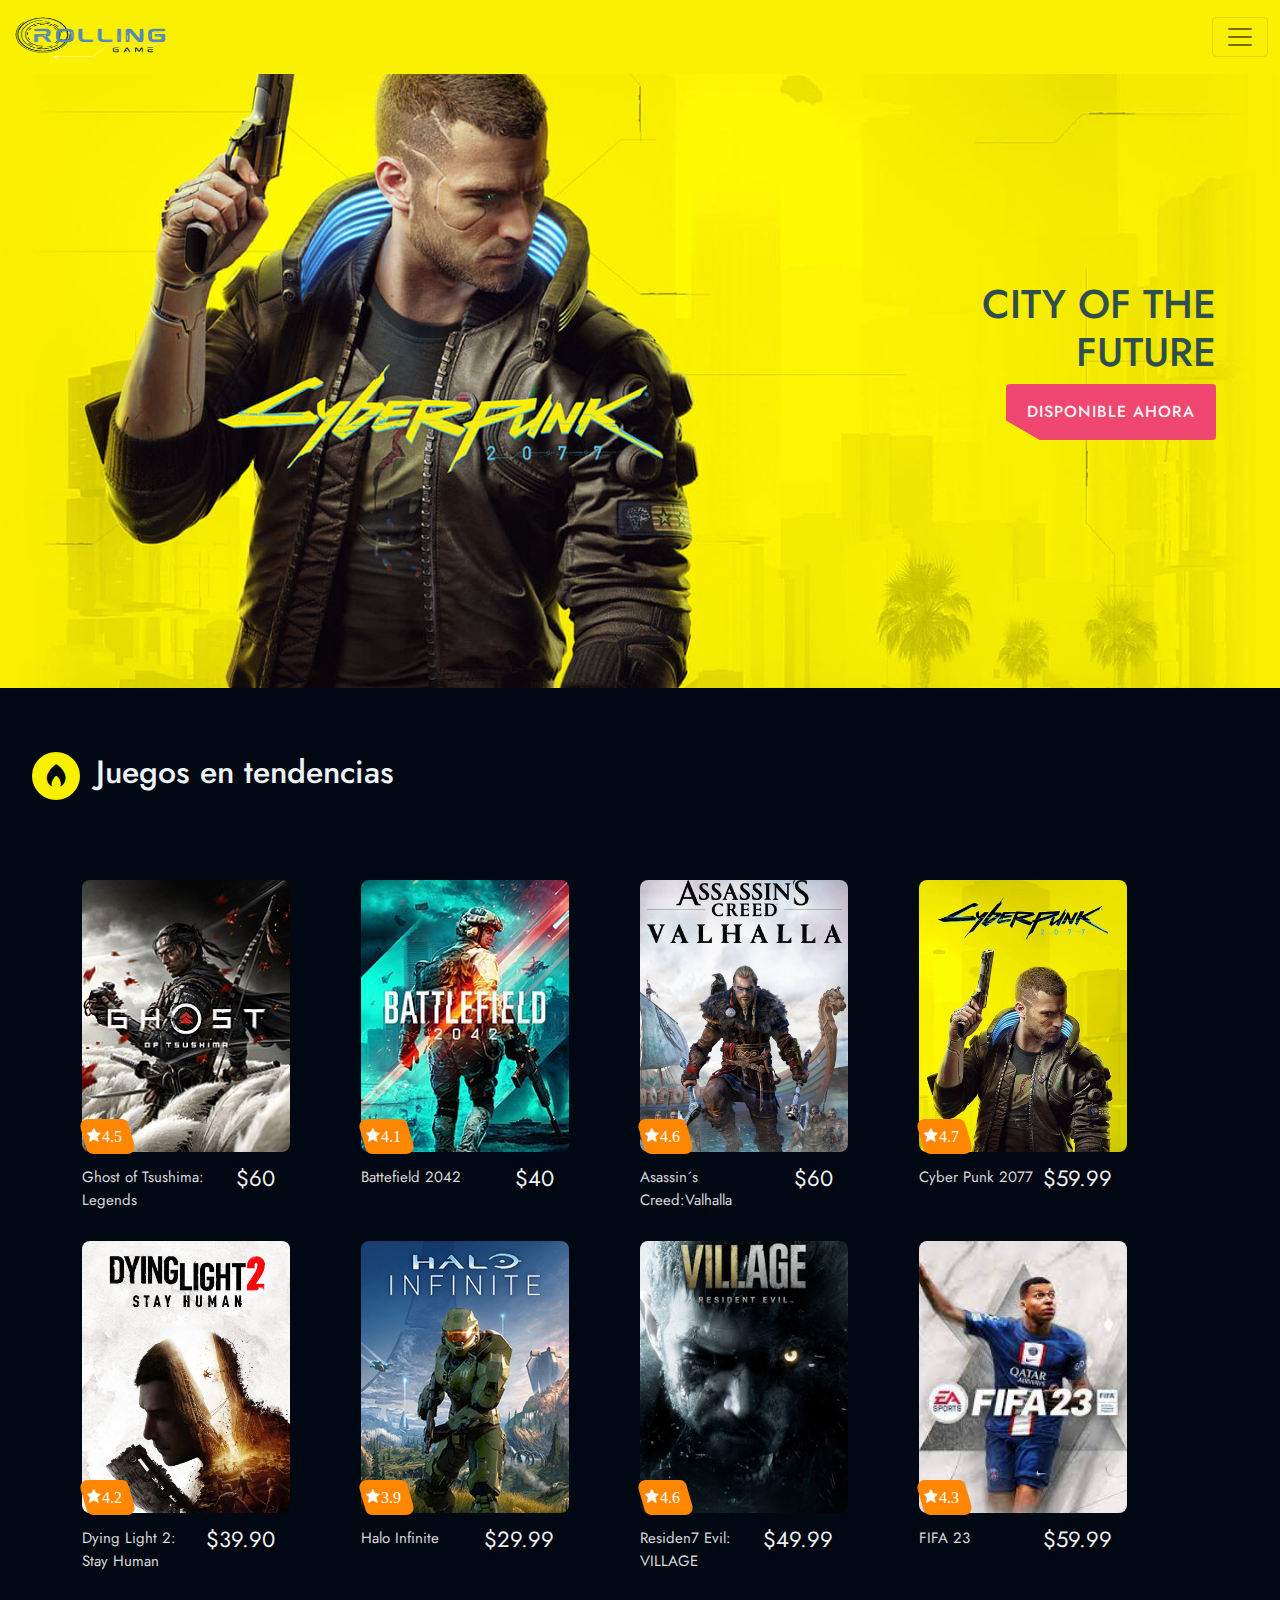
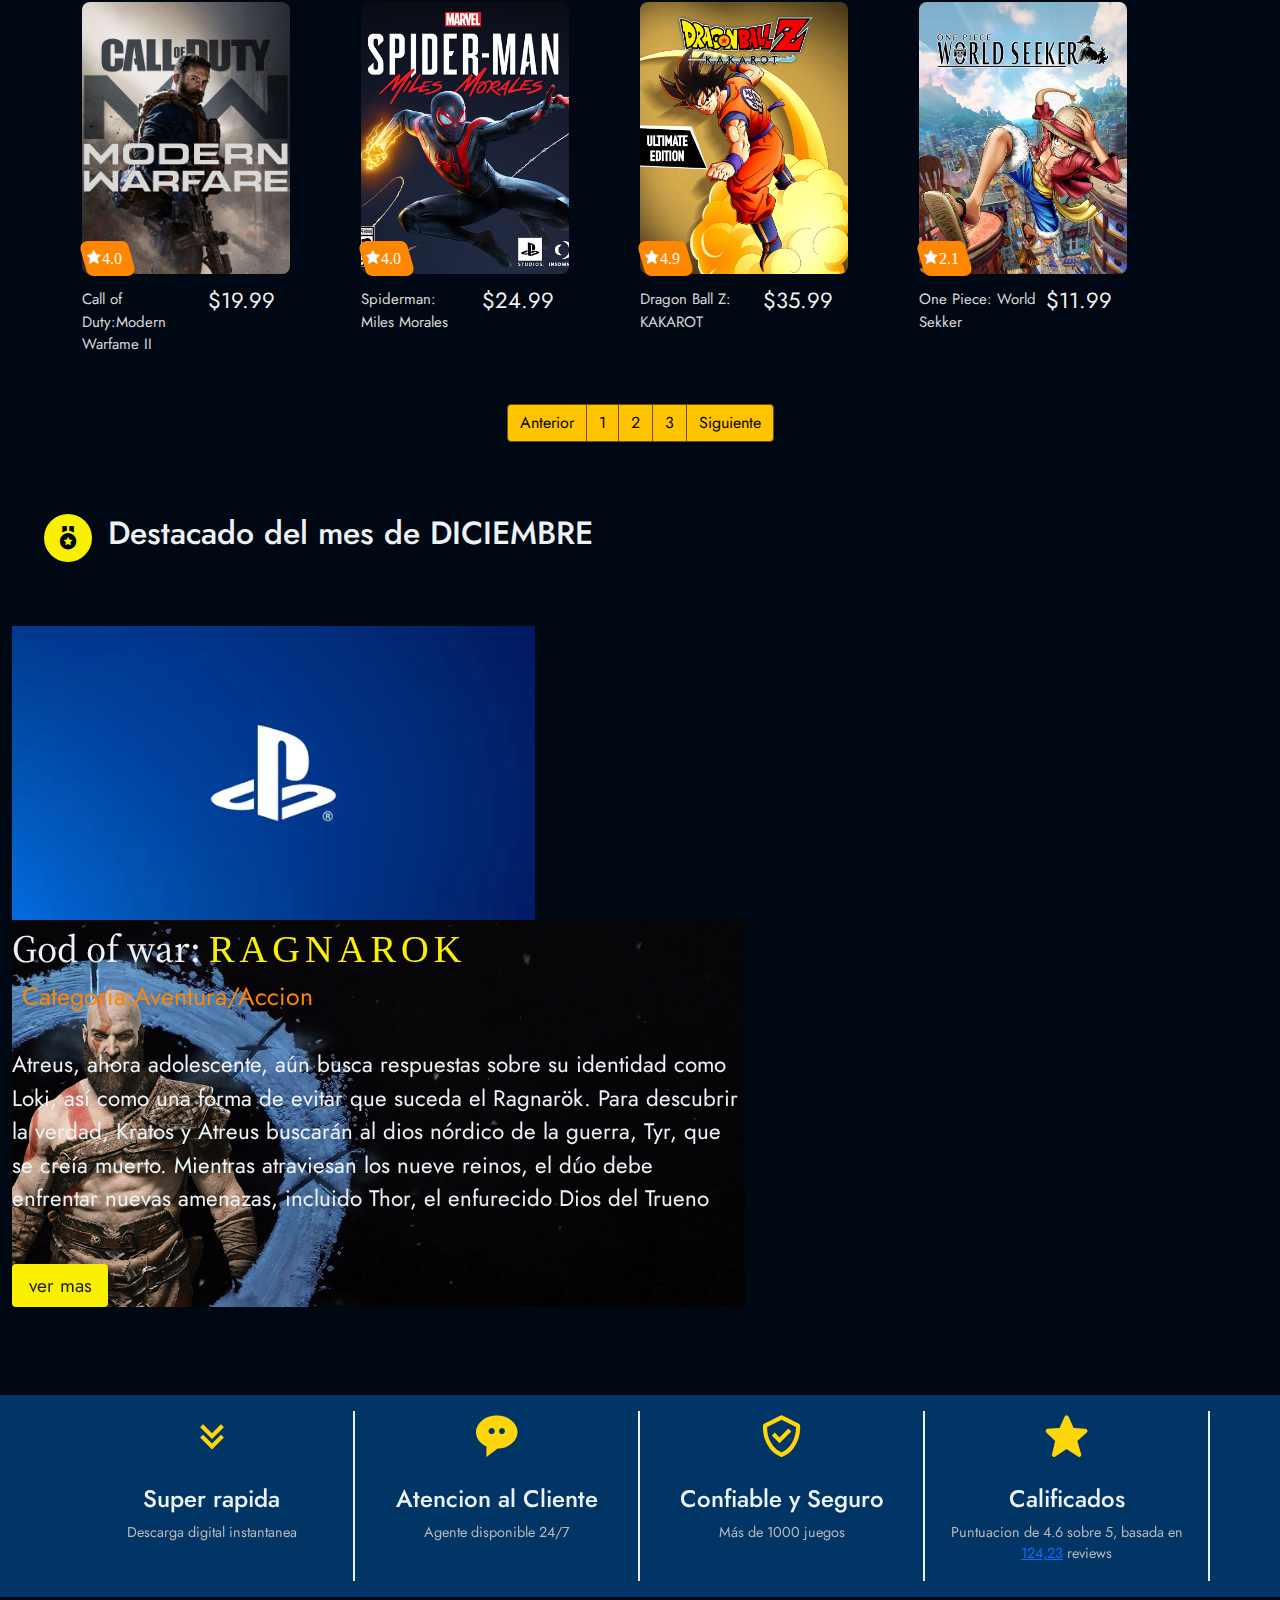
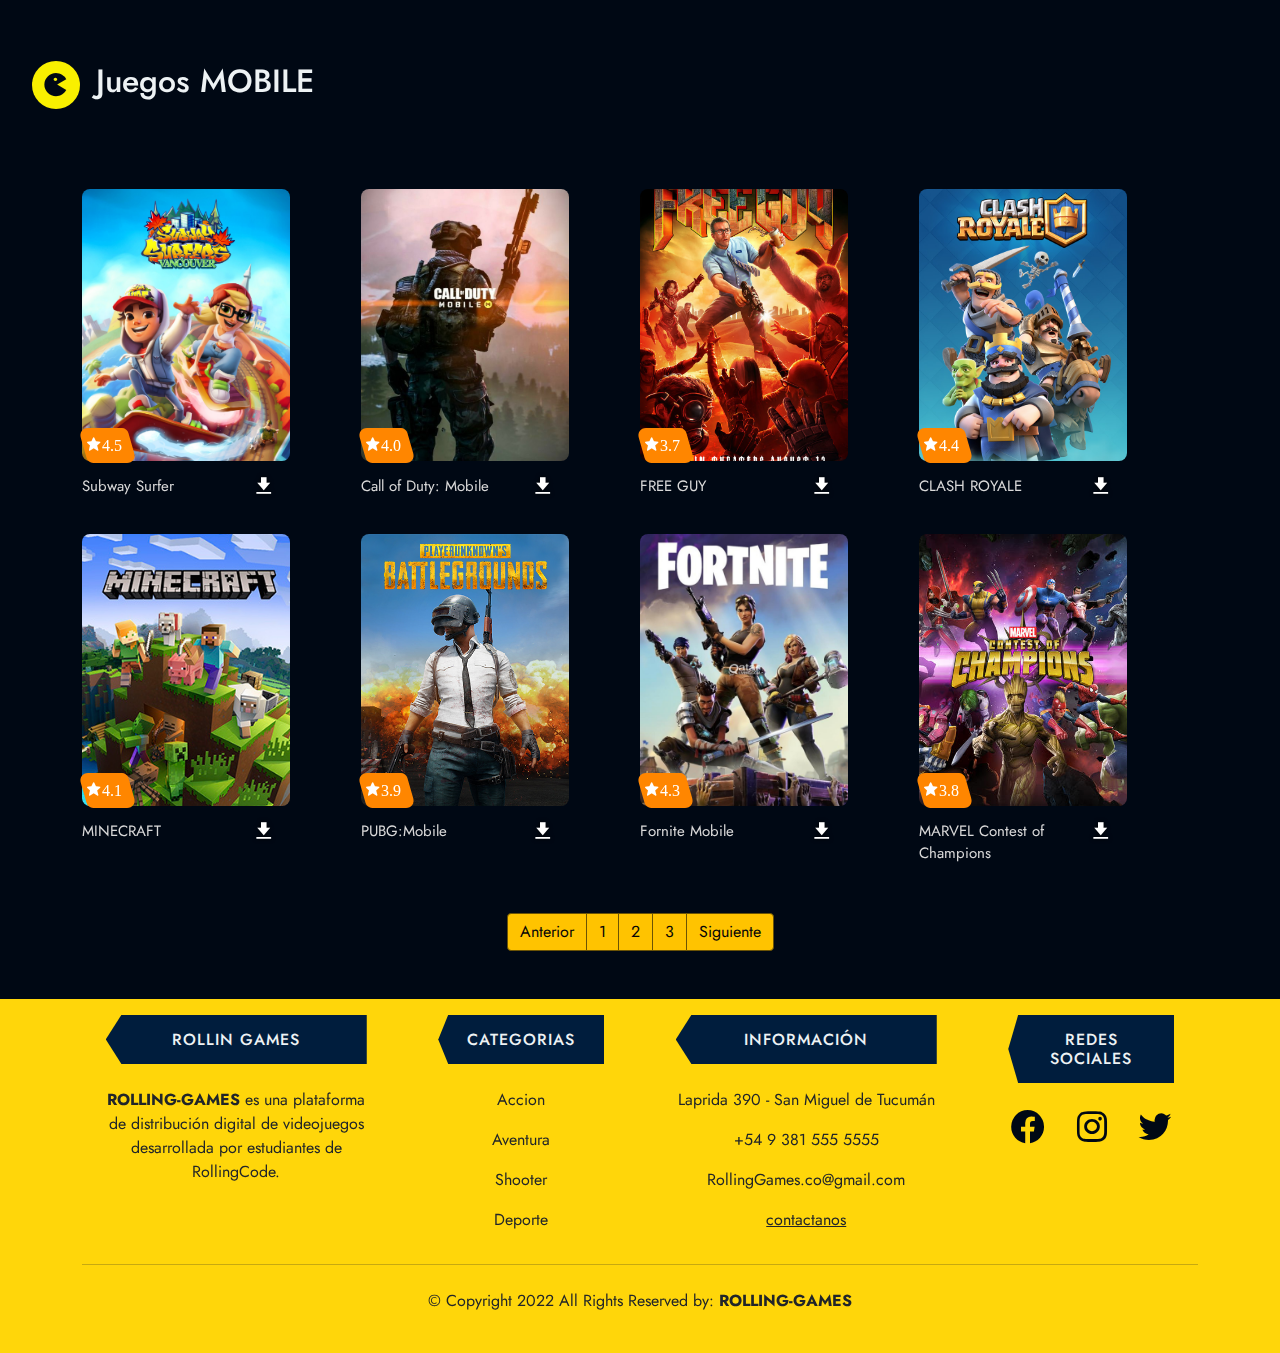
<file: index.html>
<!doctype html>
<html lang="es">

<head>
    <meta charset="UTF-8">
    <meta http-equiv="X-UA-Compatible" content="IE=edge">
    <meta name="viewport" content="width=device-width, initial-scale=1.0">
    <!-- Bootstrap -->
    <link rel="stylesheet" href="css/bootstrap.min.css">
    <!-- Iconos -->
    <link href='https://unpkg.com/boxicons@2.1.4/css/boxicons.min.css' rel='stylesheet'>
    
    <link rel="stylesheet" href="css/magic.min.css">
    <!-- HOJA DE ESTILO -->
    <link rel="stylesheet" href="css/style.css">
    <title>RollingGames</title>
</head>

<body>
    <header>
        <nav class="navbar navbar-light bg-light fixed-top " id="navBar">
            <div class="container-fluid">
                <a class="navbar-brand fs-3" href="index.html"><img src="/img/ROLLING__1_-removebg-preview.png"
                        alt="logo de RollingGames"></a>
                <button class="navbar-toggler" type="button" data-bs-toggle="offcanvas"
                    data-bs-target="#offcanvasNavbar" aria-controls="offcanvasNavbar">
                    <span class="navbar-toggler-icon"></span>
                </button>
                <div class="offcanvas offcanvas-end" tabindex="-1" id="offcanvasNavbar"
                    aria-labelledby="offcanvasNavbarLabel">
                    <div class="offcanvas-header">
                        <h5 class="offcanvas-title text-black-50 text-center" id="offcanvasNavbarLabel">RollingGames
                        </h5>
                        <button type="button" class="btn-close" data-bs-dismiss="offcanvas" aria-label="Close"></button>
                    </div>
                    <div class="offcanvas-body">
                        <ul class="navbar-nav justify-content-end flex-grow-1 pe-3">
                            <li class="nav-item">
                                <a class="nav-link active" aria-current="page" href="#">Inicio</a>
                            </li>
                            <li class="nav-item">
                                <a class="nav-link" href="pages/login.html">Login</a>
                            </li>
                            <li class="nav-item">
                                <a class="nav-link d-none " href="admin.html  ">Admin</a>
                            </li>
                            <li class="nav-item">
                                <a class="nav-link " href="./pages/nosotros.html  ">Acerca de Nosotros</a>
                            </li>
                            <li class="nav-item dropdown">
                                <a class="nav-link dropdown-toggle" href="#" id="offcanvasNavbarDropdown" role="button"
                                    data-bs-toggle="dropdown" aria-expanded="false">
                                    Categorias
                                </a>
                                <ul class="dropdown-menu" aria-labelledby="offcanvasNavbarDropdown">
                                    <li><a class="dropdown-item" href="#">Acción</a></li>
                                    <li><a class="dropdown-item" href="#">Shooter</a></li>
                                    <li>
                                        <hr class="dropdown-divider">
                                    </li>
                                    <li><a class="dropdown-item" href="#">Aventura</a></li>
                                </ul>
                            </li>
                        </ul>
                        <form class="d-flex mt-3">
                            <input class="form-control me-2" placeholder="Buscar" aria-label="Buscar" id="buscador">
                            <button class="btn btn-outline-success" id="botonBuscar">Buscar</button>
                        </form>
                        <ul id="resultado">

                        </ul>
                        <form action="#">

                            <br><br> <a class="nav-item  text-dark d-none " data-bs-toggle="modal" href="#cerrarSesion"
                                role="button" id="btnCerrarS">cerrar sesion</a>
                        </form>
                    </div>
                </div>
            </div>
        </nav>
    </header>
    <section class="home container-fluid p-0 mt-5" id="home">
        <img src="./img/home.png" alt="">
        <div class="home-text magictime vanishIn">
            <h1>CITY OF THE <br>FUTURE </h1>
            <a href="pages/error.html" class="btn btn-disponible"> Disponible AHORA</a>
        </div>
    </section>
    <!--SECCION JUEGOS EN TENDENCIA-->
    <section class="tendencia cointainer" id="tendencia">
        <div class="tituloTendencia magictime swap">
            <i class='bx bxs-flame'></i>
            <h2 class="display-3">Juegos en tendencias</h2>
        </div>
    </section>
    <!--JUEGOS-->
    <div class="container pb-5">
        <div class="row">
            <div class="lista-juegos">
                <div class="col-sm-6 col-lg-3 col-md-4 col-lg-3 col-xl-3">
                    <div class="item">
                        <a class="cover video" href="#">
                            <picture>
                                <img class="picture" src="img/trending4.jpg" alt="">
                            </picture>
                            <div class="descuento">
                                <i class='bx bxs-star'>4.5</i>
                            </div>
                        </a>
                        <div class="informacion">
                            <div class="text">
                                <span class="nombre">Ghost of Tsushima: Legends</span>
                            </div>
                            <div class="precio">$60</div>
                        </div>
                    </div>
                </div>
                <div class="col-sm-6 col-lg-3 col-md-4 col-lg-3 col-xl-3">
                    <div class="item">
                        <a class="cover video" href="#">
                            <picture>
                                <img class="picture" src="img/trending2.jpg" alt="">
                            </picture>
                            <div class="descuento">
                                <i class='bx bxs-star'>4.1</i>
                            </div>
                        </a>
                        <div class="informacion">
                            <div class="text">
                                <span class="nombre">Battefield 2042</span>
                            </div>
                            <div class="precio">$40</div>
                        </div>
                    </div>
                </div>
                <div class="col-sm-6 col-lg-3 col-md-4 col-lg-3 col-xl-3">
                    <div class="item">
                        <a class="cover video" href="#">
                            <picture>
                                <img class="picture" src="img/trending3.jpg" alt="">
                            </picture>
                            <div class="descuento">
                                <i class='bx bxs-star'>4.6</i>
                            </div>
                        </a>
                        <div class="informacion">
                            <div class="text">
                                <span class="nombre">Asassin´s Creed:Valhalla</span>
                            </div>
                            <div class="precio">$60</div>
                        </div>
                    </div>
                </div>
                <div class="col-sm-6 col-lg-3 col-md-4 col-lg-3 col-xl-3">
                    <div class="item">
                        <a class="cover video" href="#">
                            <picture>
                                <img class="picture" src="img/trending1.webp" alt="">
                            </picture>
                            <div class="descuento">
                                <i class='bx bxs-star'>4.7</i>
                            </div>
                        </a>
                        <div class="informacion">
                            <div class="text">
                                <span class="nombre">Cyber Punk 2077</span>
                            </div>
                            <div class="precio">$59.99</div>
                        </div>
                    </div>
                </div>
                <div class="col-sm-6 col-lg-3 col-md-4 col-lg-3 col-xl-3">
                    <div class="item">
                        <a class="cover video" href="#">
                            <picture>
                                <img class="picture" src="img/trending6.jpg" alt="">
                            </picture>
                            <div class="descuento">
                                <i class='bx bxs-star'>4.2</i>
                            </div>
                        </a>
                        <div class="informacion">
                            <div class="text">
                                <span class="nombre">Dying Light 2: Stay Human</span>
                            </div>
                            <div class="precio">$39.90</div>
                        </div>
                    </div>
                </div>
                <div class="col-sm-6 col-lg-3 col-md-4 col-lg-3 col-xl-3">
                    <div class="item">
                        <a class="cover video" href="#">
                            <picture>
                                <img class="picture" src="img/trending7.png" alt="">
                            </picture>
                            <div class="descuento">
                                <i class='bx bxs-star'>3.9</i>
                            </div>
                        </a>
                        <div class="informacion">
                            <div class="text">
                                <span class="nombre">Halo Infinite </span>
                            </div>
                            <div class="precio">$29.99</div>
                        </div>
                    </div>
                </div>
                <div class="col-sm-6 col-lg-3 col-md-4 col-lg-3 col-xl-3">
                    <div class="item">
                        <a class="cover video" href="#">
                            <picture>
                                <img class="picture" src="img/trending8.png" alt="">
                            </picture>
                            <div class="descuento">
                                <i class='bx bxs-star'>4.6</i>
                            </div>
                        </a>
                        <div class="informacion">
                            <div class="text">
                                <span class="nombre">Residen7 Evil: VILLAGE</span>
                            </div>
                            <div class="precio">$49.99</div>
                        </div>
                    </div>
                </div>
                <div class="col-sm-6 col-lg-3 col-md-4 col-lg-3 col-xl-3">
                    <div class="item">
                        <a class="cover video" href="#">
                            <picture>
                                <img class="picture" src="img/fifa23.jpg" alt="">
                            </picture>
                            <div class="descuento">
                                <i class='bx bxs-star'>4.3</i>
                            </div>
                        </a>
                        <div class="informacion">
                            <div class="text">
                                <span class="nombre">FIFA 23</span>
                            </div>
                            <div class="precio">$59.99</div>
                        </div>
                    </div>
                </div>
                <div class="col-sm-6 col-lg-3 col-md-4 col-lg-3 col-xl-3">
                    <div class="item">
                        <a class="cover video" href="#">
                            <picture>
                                <img class="picture" src="img/codWarfame.jpg" alt="">
                            </picture>
                            <div class="descuento">
                                <i class='bx bxs-star'>4.0</i>
                            </div>
                        </a>
                        <div class="informacion">
                            <div class="text">
                                <span class="nombre">Call of Duty:Modern Warfame II</span>
                            </div>
                            <div class="precio">$19.99</div>
                        </div>
                    </div>
                </div>
                <div class="col-sm-6 col-lg-3 col-md-4 col-lg-3 col-xl-3">
                    <div class="item">
                        <a class="cover video" href="#">
                            <picture>
                                <img class="picture" src="img/spiderman2.png" alt="">
                            </picture>
                            <div class="descuento">
                                <i class='bx bxs-star'>4.0</i>
                            </div>
                        </a>
                        <div class="informacion">
                            <div class="text">
                                <span class="nombre">Spiderman: Miles Morales</span>
                            </div>
                            <div class="precio">$24.99</div>
                        </div>
                    </div>
                </div>
                <div class="col-sm-6 col-lg-3 col-md-4 col-lg-3 col-xl-3">
                    <div class="item">
                        <a class="cover video" href="#">
                            <picture>
                                <img class="picture" src="img/dbz.png" alt="">
                            </picture>
                            <div class="descuento">
                                <i class='bx bxs-star'>4.9</i>
                            </div>
                        </a>
                        <div class="informacion">
                            <div class="text">
                                <span class="nombre">Dragon Ball Z: KAKAROT</span>
                            </div>
                            <div class="precio">$35.99</div>
                        </div>
                    </div>
                </div>
                <div class="col-sm-6 col-lg-3 col-md-4 col-lg-3 col-xl-3">
                    <div class="item">
                        <a class="cover video" href="#">
                            <picture>
                                <img class="picture" src="img/onepiece.jpg" alt="">
                            </picture>
                            <div class="descuento">
                                <i class='bx bxs-star'>2.1</i>
                            </div>
                        </a>
                        <div class="informacion">
                            <div class="text">
                                <span class="nombre">One Piece: World Sekker</span>
                            </div>
                            <div class="precio">$11.99</div>
                        </div>
                    </div>
                </div>
            </div>
        </div>
    </div>
    <nav aria-label="Page navigation example" class="mb-5">
        <ul class="pagination d-flex justify-content-center">
            <li class="page-item"><a class="page-link" href="./pages/error.html">Anterior</a></li>
            <li class="page-item"><a class="page-link" href="./pages/error.html">1</a></li>
            <li class="page-item"><a class="page-link" href="./pages/error.html">2</a></li>
            <li class="page-item"><a class="page-link" href="./pages/error.html">3</a></li>
            <li class="page-item"><a class="page-link" href="./pages/error.html">Siguiente</a></li>
        </ul>
    </nav>
    <!--FIN DE SECCION JUEGOS EN TENDENCIA-->
    <!-- JUEGO DESTACADO -->

    <div class="container-fluid py-4 ">
        <div class="tituloTendencia magictime swap">
            <i class='bx bxs-medal'></i>
            <h2 class="display-3">Destacado del mes de DICIEMBRE</h2>
        </div>
        <div class="row fondoKratos">
            <div class="juegoDestacado">
                <div class="col-xl-5 col-sm-12" id="videoDestacado"> <video
                        src="img/God of War Ragnarök _ Tráiler cinematográfico _Padre e hijo_.mp4" autoplay muted
                        loop></video></div>
                <div class="col-xl-7" id="infoDestacado">
                    <div class="nombreDestacado">God of war: <span>RAGNAROK</span></div>
                    <div class="categoriaDestacado">Categoria:Aventura/Accion</div>
                    <br>
                    <div class="descripcionDestacado"> Atreus, ahora adolescente, aún busca respuestas sobre su
                        identidad como Loki, así como una forma de evitar que suceda el Ragnarök. Para descubrir la
                        verdad, Kratos y Atreus buscarán al dios nórdico de la guerra, Tyr, que se creía muerto.
                        Mientras atraviesan los nueve reinos, el dúo debe enfrentar nuevas amenazas, incluido Thor, el
                        enfurecido Dios del Trueno
                    </div>
                    <div class="btn btn-ragnarok mt-3"><a href="pages/destacado.html"
                            class="text-decoration-none text-dark">ver mas</a> </div>
                </div>
            </div>
        </div>
    </div>
    </div>
    <!-- SECCION BANNER DE INFORMACION(Descarga rapida, atencion al cliente,etc...) -->
    <div class="container-fluid contenedorbanner py-3">
        <div class="container msjPromo">
            <div class="row">
                <div class="col">
                    <i class='bx bx-chevrons-down'></i>
                    <h4>Super rapida</h4>
                    <p> Descarga digital instantanea</p>
                </div>
                <div class="col">
                    <i class='bx bxs-message-rounded-dots'></i>
                    <h4>Atencion al Cliente</h4>
                    <p> Agente disponible 24/7</p>
                </div>
                <div class="col">
                    <i class='bx bx-check-shield'></i>
                    <h4>Confiable y Seguro</h4>
                    <p> Más de 1000 juegos</p>
                </div>
                <div class="col">
                    <i class='bx bxs-star'></i>
                    <h4>Calificados</h4>
                    <p> Puntuacion de 4.6 sobre 5, basada en <a href="pages/error.html">124,23</a> reviews</p>
                </div>
            </div>
        </div>
    </div>

    <!-- FIN DE SECCION INFORMACION -->
    <!--SECCION JUEGOS GRATIS -->
    <section class="tendencia cointainer" id="tendencia">
        <div class="tituloTendencia">
            <i class='bx bxs-game'></i>
            <h2 class="display-3 magictime slideDownReturn">Juegos MOBILE</h2>
        </div>
    </section>
    <div class="container pb-5">
        <div class="row">
            <div class="lista-juegos">
                <div class="col-sm-6 col-lg-3 col-md-4 col-lg-3 col-xl-3">
                    <div class="item">
                        <a class="cover video" href="#">
                            <picture>
                                <img class="picture" src="img/new1.jpg" alt="">
                            </picture>
                            <div class="descuento">
                                <i class='bx bxs-star'>4.5</i>
                            </div>
                        </a>
                        <div class="informacion">
                            <div class="text">
                                <span class="nombre">Subway Surfer</span>
                            </div>
                            <div class="precio"><a href="./img/new1.jpg" download=""><i class='bx bxs-download'></i></a>
                            </div>
                        </div>
                    </div>
                </div>
                <div class="col-sm-6 col-lg-3 col-md-4 col-lg-3 col-xl-3">
                    <div class="item">
                        <a class="cover video" href="#">
                            <picture>
                                <img class="picture" src="img/new2.jpg" alt="">
                            </picture>
                            <div class="descuento">
                                <i class='bx bxs-star'>4.0</i>
                            </div>
                        </a>
                        <div class="informacion">
                            <div class="text">
                                <span class="nombre">Call of Duty: Mobile</span>
                            </div>
                            <div class="precio"><a href="./img/new2.jpg" download=""><i class='bx bxs-download'></i></a>
                            </div>
                        </div>
                    </div>
                </div>
                <div class="col-sm-6 col-lg-3 col-md-4 col-lg-3 col-xl-3">
                    <div class="item">
                        <a class="cover video" href="#">
                            <picture>
                                <img class="picture" src="img/new3.jpg" alt="">
                            </picture>
                            <div class="descuento">
                                <i class='bx bxs-star'>3.7</i>
                            </div>
                        </a>
                        <div class="informacion">
                            <div class="text">
                                <span class="nombre">FREE GUY</span>
                            </div>
                            <div class="precio"><a href="./img/new3.jpg" download=""><i class='bx bxs-download'></i></a>
                            </div>
                        </div>
                    </div>
                </div>
                <div class="col-sm-6 col-lg-3 col-md-4 col-lg-3 col-xl-3">
                    <div class="item">
                        <a class="cover video" href="#">
                            <picture>
                                <img class="picture" src="img/new4.jpg" alt="">
                            </picture>
                            <div class="descuento">
                                <i class='bx bxs-star'>4.4</i>
                            </div>
                        </a>
                        <div class="informacion">
                            <div class="text">
                                <span class="nombre">CLASH ROYALE</span>
                            </div>
                            <div class="precio"><a href="./img/new4.jpg" download=""><i class='bx bxs-download'></i></a>
                            </div>
                        </div>
                    </div>
                </div>
                <div class="col-sm-6 col-lg-3 col-md-4 col-lg-3 col-xl-3">
                    <div class="item">
                        <a class="cover video" href="#">
                            <picture>
                                <img class="picture" src="img/new5.png" alt="">
                            </picture>
                            <div class="descuento">
                                <i class='bx bxs-star'>4.1</i>
                            </div>
                        </a>
                        <div class="informacion">
                            <div class="text">
                                <span class="nombre">MINECRAFT</span>
                            </div>
                            <div class="precio"><a href="./img/new5.jpg" download=""><i class='bx bxs-download'></i></a>
                            </div>
                        </div>
                    </div>
                </div>
                <div class="col-sm-6 col-lg-3 col-md-4 col-lg-3 col-xl-3">
                    <div class="item">
                        <a class="cover video" href="#">
                            <picture>
                                <img class="picture" src="img/new6.png" alt="">
                            </picture>
                            <div class="descuento">
                                <i class='bx bxs-star'>3.9</i>
                            </div>
                        </a>
                        <div class="informacion">
                            <div class="text">
                                <span class="nombre">PUBG:Mobile</span>
                            </div>
                            <div class="precio"><a href="./img/new6.png" download=""><i class='bx bxs-download'></i></a>
                            </div>
                        </div>
                    </div>
                </div>
                <div class="col-sm-6 col-lg-3 col-md-4 col-lg-3 col-xl-3">
                    <div class="item">
                        <a class="cover video" href="#">
                            <picture>
                                <img class="picture" src="img/new7.png" alt="">
                            </picture>
                            <div class="descuento">
                                <i class='bx bxs-star'>4.3</i>
                            </div>
                        </a>
                        <div class="informacion">
                            <div class="text">
                                <span class="nombre">Fornite Mobile</span>
                            </div>
                            <div class="precio"><a href="./img/new7.png" download=""><i class='bx bxs-download'></i></a>
                            </div>
                        </div>
                    </div>
                </div>
                <div class="col-sm-6 col-lg-3 col-md-4 col-lg-3 col-xl-3">
                    <div class="item">
                        <a class="cover video" href="#">
                            <picture>
                                <img class="picture" src="img/new8.jpg" alt="">
                            </picture>
                            <div class="descuento">
                                <i class='bx bxs-star'>3.8</i>
                            </div>
                        </a>
                        <div class="informacion">
                            <div class="text">
                                <span class="nombre">MARVEL Contest of Champions</span>
                            </div>
                            <div class="precio"><a href="./img/new8.jpg" download=""><i class='bx bxs-download'></i></a>
                            </div>
                        </div>
                    </div>
                </div>
            </div>
        </div>
    </div>
    <nav aria-label="Page navigation example" class="mb-5">
        <ul class="pagination d-flex justify-content-center">
            <li class="page-item"><a class="page-link" href="./pages/error.html">Anterior</a></li>
            <li class="page-item"><a class="page-link" href="./pages/error.html">1</a></li>
            <li class="page-item"><a class="page-link" href="./pages/error.html">2</a></li>
            <li class="page-item"><a class="page-link" href="./pages/error.html">3</a></li>
            <li class="page-item"><a class="page-link" href="./pages/error.html">Siguiente</a></li>
        </ul>
    </nav>
    <!-- ONDA SVG -->
    <!--FOOTER-->
    <footer class=" pt-0 pb-4 mt-0 text-dark" id="footer">
        <div class="container text-center text-md-left">
            <div class="row text-center text-md-left">
                <div class="col-md-3 col-lg-3 col-xl-3 mx-auto mt-3">
                    <h5 class="text-uppercase mb-4 font-weight-bold subtituloFooter"> Rollin GAMES</h5>
                    <p> <span class=" fw-bold">ROLLING-GAMES</span> es una plataforma de distribución digital de
                        videojuegos desarrollada por estudiantes de RollingCode.</p>
                </div>
                <div class="col-md-2 col-lg-2 col-xl-2 mx-auto mt-3">
                    <h5 class="text-uppercase mb-4 font-weight-bold subtituloFooter ">Categorias</h5>
                    <p>
                        <a href="pages/error.html" class="text-dark" style="text-decoration: none;">Accion</a>
                    </p>
                    <p>
                        <a href="pages/error.html" class="text-dark" style="text-decoration: none;">Aventura</a>
                    </p>
                    <p>
                        <a href="pages/error.html" class="text-dark" style="text-decoration: none;">Shooter</a>
                    </p>
                    <p>
                        <a href="pages/error.html" class="text-dark" style="text-decoration: none;">Deporte</a>
                    </p>
                </div>
                <div class="col-md-4 col-lg-3 col-xl-3 mx-auto mt-3">
                    <h5 class="text-uppercase mb-4 font-weight-bold subtituloFooter ">Información</h5>
                    <p>
                        <i class="fas fa-home mr-3"></i> Laprida 390 - San Miguel de Tucumán
                    </p>
                    <p>
                        <i class="fas fa-phone mr-3"></i> +54 9 381 555 5555
                    </p>
                    <p>
                        <i class="fas fa-envelope mr-3"></i> RollingGames.co@gmail.com
                    </p>
                    <a href="pages/contacto.html" class="text-dark">contactanos</a>
                </div>
                <div class="col-md-3 col-lg-2 col-xl-2 mx-auto mt-3">
                    <h5 class="text-uppercase mb-4 font-weight-bold subtituloFooter ">Redes Sociales</h5>
                    <div class="row align-items-center">
                        <div class="col-md-5 col-lg-4">
                            <div class="text-center text-md-right">
                                <ul class="list-untyled list-inline">
                                    <li>
                                        <a href=""> <i class='bx bxl-facebook-circle redes'></i></a>
                                    </li>
                                </ul>
                            </div>
                        </div>
                        <div class="col-md-5 col-lg-4">
                            <div class="text-center text-md-right">
                                <ul class="list-untyled list-inline">
                                    <li>
                                        <a href=""> <i class='bx bxl-instagram redes'></i></i></a>
                                    </li>
                                </ul>
                            </div>
                        </div>
                        <div class="col-md-5 col-lg-4">
                            <div class="text-center text-md-right">
                                <ul class="list-untyled list-inline">
                                    <li>
                                        <a href=""> <i class='bx bxl-twitter redes'></i></a>
                                    </li>
                                </ul>
                            </div>
                        </div>
                    </div>
                </div>
            </div>
            <hr class="mb-4">
            <div class="row align-items-center">
                <div class="col-md-9 col-lg-12">
                    <p>© Copyright 2022 All Rights Reserved by:
                        <a href="#" style="text-decoration: none;">
                            <strong class="text-dark">ROLLING-GAMES</strong>
                        </a>
                    </p>
                </div>
            </div>
        </div>
        <!--FIN SECCION JUEGOS GRATIS-->
    </footer>
    <div class="modal fade" id="cerrarSesion" tabindex="-1" aria-labelledby="exampleModalLabel" aria-hidden="true">
        <div class="modal-dialog">
            <div class="modal-content">
                <div class="modal-header bg-light">
                    <h5 class="modal-title text-dark" id="exampleModalLabel">¿Realmente quieres cerrar la sesión?</h5>
                    <button type="button" class="btn-close" data-bs-dismiss="modal" aria-label="Close"></button>
                </div>
                <div class="modal-body bg-light">
                    <button type="button" class="btn btn-outline-primary text-dark" data-bs-dismiss="modal">Cerrar
                        sesión</button>
                    <button type="submit" class="btn btn-outline-danger  text-dark"
                        data-bs-dismiss="modal">Cancelar</button>

                    </form>
                </div>
            </div>
        </div>
    </div>
    <script src="js/bootstrap.min.js"></script>
    <script src="js/app.js"></script>
</body>

</html>
</file>
<file: css/style.css>
@import url('https://fonts.googleapis.com/css2?family=Jost:ital,wght@0,400;0,500;1,300&display=swap');
@import url('https://fonts.googleapis.com/css2?family=Permanent+Marker&family=Source+Serif+Pro&display=swap');

* {
    box-sizing: border-box;
    text-decoration: none;
    padding: 0;
    margin: 0;
}


/* COLORES */
:root {
    --bg-color: #000814;
    --bg-color2: #001D3D;
    --bg-color3: #003566;
    --font-color: #FFC300;
    --font-color2: #FFD60A;

}

body {
    font-family: 'Jost', sans-serif;
    background-color: var(--bg-color);
    color: #EDF2F4;
}

.navbar {
    background-color: #FAF102 !important;
}

.navbar img {
    width: 10rem;
    height: 3rem;
}




/* SECCION HOME (FOTO DE PORTADA) */
section {
    padding: 4rem 0 3rem;
}

.home {
    position: relative;
    min-height: 640px;
    display: flex;
    align-items: center;
    justify-content: flex-end;
    margin-top: 5rem;
}

.home img {
    position: absolute;
    width: 100%;
    height: 100%;
    object-fit: cover;
    z-index: -10;
}

.home-text {
    padding-right: 4rem;
    text-align: right;
    color: darkslategray;
    margin-bottom: 1rem;
}

.home-text a {
    background-color: #ef476f;
}
.btn-disponible {

    background: var(--bg-color);
    color: #EDF2F4;
    padding: 15px 20px;
    text-transform: uppercase;
    font-size: 1rem;
    letter-spacing: 1px;
    font-weight: 500;
    clip-path: polygon(0 0, 100% 0%, 100% 100%, 16% 100%, 0% 65%);
}

.btn-disponible:hover {
    background: #EDF2F4;
    color: #000814;
    transition: 0.3s all linear;
}/*

/*tituloTendencia*/
.tituloTendencia {
    display: flex;
    align-items: center;
    column-gap: 1rem;
    margin-bottom: 2rem;
    margin-left: 2rem;

}

.tituloTendencia .bx {
    font-size: 28px;
    color: #000814;
    background: #F9F000;
    padding: 10px;
    border-radius: 5rem;
}

.tituloTendencia h2 {
    font-size: 2rem;
    font-weight: 500;
}


/* FOOTER */
.redes {
    font-size: 2.5rem;
    color: #000814;
}


#footer {
    background-color: var(--font-color2);
}

#footer .subtituloFooter {
    background: var(--bg-color2);
    color: #EDF2F4;
    padding: 15px 20px;
    text-transform: uppercase;
    font-size: 1rem;
    letter-spacing: 1px;
    font-weight: 500;
    clip-path: polygon(100% 0%, 100% 52%, 100% 100%, 6% 100%, 0% 50%, 6% 0);
}

#footer .subtituloFooter:hover {
    cursor: pointer;
    background-color: #003670;
    color: #EDF2F4;
    transition: 0.3s all ease;
}

/* BANNER DEL CENTRO CON MENSAJES */
.contenedorbanner {
    background-color: #003566;
    margin-top: 2rem;
    margin-left: 0;
}

.msjPromo {
    background-color: transparent;

}

.msjPromo .col {
    border-right: 2px #EDF2F4 solid;
    display: flex;
    flex-direction: column;
    flex-wrap: wrap;
    align-items: center;
}

.msjPromo i {
    font-size: 50px;
    justify-items: center;
    padding-bottom: 1.5rem;
    color: var(--font-color2);
}

.msjPromo p {
    font-size: 0.9rem;
    text-align: center;
    color: #b8b8b8;
}

/* NUEVAS CARATULAS DE JUEGOS */

.picture {
    transition: all ease-in-out 0.2s;
    width: 13rem;
    height: 17rem;
    object-fit: cover;
    border-radius: 0.5rem;
}

.picture:hover {
    transform: scale(1.15);

}

.lista-juegos {
    margin: -15px;
    display: flex;
    position: relative;
    justify-content: center;
    flex-wrap: wrap;
}

.lista-juegos .item {
    margin: 15px;
    width: calc(33.33333% + 100px);
    z-index: 1;
    min-width: 0;
    position: relative;
    display: flex;
    flex-direction: column;
}

.lista-juegos .item .cover {
    transition: transform .3s;
    display: flex;
    position: relative;
}

.lista-juegos a {
    color: #fff;
    text-decoration: none;
}

.lista-juegos .item .informacion {
    margin-top: 10px;
    display: flex;
    position: relative;
    z-index: 1;
    min-height: 26px;
    height: 100%;
}

.lista-juegos .item .informacion .text {
    display: inline-flex;
    min-width: 0;
    flex-direction: column;
    margin-top: 4px;
}

.lista-juegos .item .informacion .text .nombre {
    font-size: 15px;
    margin-right: 10px;
    display: inline-flex;
    align-items: center;
    min-width: 0;
    color: #d9d9d9;
}

.lista-juegos .item .informacion .precio {
    font-size: 22px;
    text-shadow: 0 0 4px #000;
    margin-left: auto;

}

.lista-juegos .item .descuento {
    bottom: -2px;
    left: -3px;
    transition: .2s;
}

.descuento {
    font-weight: 700;
    background-color: var(--color);
    color: #fff;
    position: absolute;
    border-radius: 8px 8px 0;
    padding: 6px 6px 5px 7px;
    z-index: 2;
}

.descuento::after {
    transform: skewX(16deg);
    width: 100%;
    border-radius: 10px 5px;
    content: "";
    position: absolute;
    background-color: #ff8600;
    top: 0;
    bottom: 0;
    right: -4px;
    z-index: -1;
}

/* JUEGO DESTACADO */

.juegoDestacado {
    display: flex;
    flex-direction: row;
    padding-bottom: 2rem;
    padding-top: 2rem;
    box-sizing: border-box;

}

#videoDestacado {
    margin: 0;
    padding: 0;
    background-color: #050507;
}

#infoDestacado {
    background-image: url(../img/kratos.jpg);
    background-position: center;
    background-repeat: no-repeat;
    background-size: cover;
}

.nombreDestacado {
    font-size: 2.4rem;
    color: #EDF2F4;
    font-family: 'Source Serif Pro', serif;
}

.nombreDestacado span {
    font-family: 'Permanent Marker', cursive;
    color: #FAF102;
    letter-spacing: 5px;
}

.categoriaDestacado {
    font-size: 25px;
    color: #ff8600;
    display: inline;
    border-radius: 5px;
    padding: 5px 10px;
    border-radius: 5px;
}

.descripcionDestacado {
    margin: 0 auto;
    font-size: 1.4rem;
    color: #EDF2F4;
    margin: 2rem 0;
}

.btn-ragnarok {
    font-size: 1.2rem;
    background-color: #F9F000;
    width: 6rem;
    color: #050507;
}

.btn-ragnarok:hover {
    background-color: #EDF2F4;
}

.pagination a,
.pagination span {
    background-color: #FFC300;
    text-decoration: none;
    color: #050507;
    border-color: #6b5304;
}
.pagination a:hover, .pagination span:hover{
    background-color: #ff8600;
    color: white;
    font-size: 1rem;
    border-color: #d47100;
    transform: scaleY(1.1);
    transition: all 0.2s ease-in;
}

/* MEDIA QUERIES */
@media screen and (max-width:576px) {
    .lista-juegos .item {
        display: flex;
        flex-direction: column;
        width: 10rem;
        align-items: center;
    }

    .lista-juegos .item .informacion {
        display: none;
    }

    .lista-juegos .item .picture {
        width: 100%;
        height: 15rem;
    }
}
@media screen and (max-width:403px) {
    .lista-juegos .item {
        display: flex;
        flex-direction: column;
        width: 6rem;
        align-items: center;
    }

    .lista-juegos .item .informacion {
        display: none;
    }

    .lista-juegos .item .picture {
        width: 100%;
        height: 10rem;
    }
}

/* MEDIA QUERIES VIDEO DESTACADO */
@media screen and (max-width:1290px) {
    .juegoDestacado {
        display: flex;
        flex-direction: column;
    }

    #videoDestacado {
        display: flex;
        flex-direction: column;
    }

    .descripcionDestacado {
        display: flex;
        flex-direction: column;
        width: 100%;
    }

}

@media screen and (max-width:770px) {
    #videoDestacado {
        background-color: #219ebc;
        display: flex;
        flex-direction: column;
    }

    .nombreDestacado {
        text-align: center;
    }

    .descripcionDestacado {
        width: 100%;
        font-size: 1.3rem;
    }

}

@media screen and (max-width:576px) {

    .categoriaDestacado,
    .descripcionDestacado {
        display: none;
    }

}
</file>
<file: css/magic.min.css>
/*!
 * Magic - https://www.minimamente.com
 * Licensed under the MIT license - https://opensource.org/licenses/MIT
 * Copyright (c) 2022 Christian Pucci
 */.puffIn{-webkit-animation-name:puffIn;animation-name:puffIn}@-webkit-keyframes puffIn{0%{filter:blur(2px);opacity:0;transform:scale(2);transform-origin:50% 50%}to{filter:blur(0);opacity:1;transform:scale(1);transform-origin:50% 50%}}@keyframes puffIn{0%{filter:blur(2px);opacity:0;transform:scale(2);transform-origin:50% 50%}to{filter:blur(0);opacity:1;transform:scale(1);transform-origin:50% 50%}}.puffOut{-webkit-animation-name:puffOut;animation-name:puffOut}@-webkit-keyframes puffOut{0%{filter:blur(0);opacity:1;transform:scale(1);transform-origin:50% 50%}to{filter:blur(2px);opacity:0;transform:scale(2);transform-origin:50% 50%}}@keyframes puffOut{0%{filter:blur(0);opacity:1;transform:scale(1);transform-origin:50% 50%}to{filter:blur(2px);opacity:0;transform:scale(2);transform-origin:50% 50%}}.vanishIn{-webkit-animation-name:vanishIn;animation-name:vanishIn}@-webkit-keyframes vanishIn{0%{filter:blur(90px);opacity:0;transform:scale(2);transform-origin:50% 50%}to{filter:blur(0);opacity:1;transform:scale(1);transform-origin:50% 50%}}@keyframes vanishIn{0%{filter:blur(90px);opacity:0;transform:scale(2);transform-origin:50% 50%}to{filter:blur(0);opacity:1;transform:scale(1);transform-origin:50% 50%}}.vanishOut{-webkit-animation-name:vanishOut;animation-name:vanishOut}@-webkit-keyframes vanishOut{0%{filter:blur(0);opacity:1;transform:scale(1);transform-origin:50% 50%}to{filter:blur(20px);opacity:0;transform:scale(2);transform-origin:50% 50%}}@keyframes vanishOut{0%{filter:blur(0);opacity:1;transform:scale(1);transform-origin:50% 50%}to{filter:blur(20px);opacity:0;transform:scale(2);transform-origin:50% 50%}}.boingInUp{-webkit-animation-name:boingInUp;animation-name:boingInUp}@-webkit-keyframes boingInUp{0%{opacity:0;transform:perspective(800px) rotateX(-90deg);transform-origin:50% 0}50%{opacity:1;transform:perspective(800px) rotateX(50deg);transform-origin:50% 0}to{opacity:1;transform:perspective(800px) rotateX(0deg);transform-origin:50% 0}}@keyframes boingInUp{0%{opacity:0;transform:perspective(800px) rotateX(-90deg);transform-origin:50% 0}50%{opacity:1;transform:perspective(800px) rotateX(50deg);transform-origin:50% 0}to{opacity:1;transform:perspective(800px) rotateX(0deg);transform-origin:50% 0}}.boingOutDown{-webkit-animation-name:boingOutDown;animation-name:boingOutDown}@-webkit-keyframes boingOutDown{0%{opacity:1;transform:perspective(800px) rotateX(0deg) rotateY(0deg);transform-origin:100% 100%}20%{opacity:1;transform:perspective(800px) rotateX(0deg) rotateY(10deg);transform-origin:100% 100%}30%{opacity:1;transform:perspective(800px) rotateX(0deg) rotateY(0deg);transform-origin:0 100%}40%{opacity:1;transform:perspective(800px) rotateX(10deg) rotateY(10deg);transform-origin:0 100%}to{opacity:0;transform:perspective(800px) rotateX(90deg) rotateY(0deg);transform-origin:100% 100%}}@keyframes boingOutDown{0%{opacity:1;transform:perspective(800px) rotateX(0deg) rotateY(0deg);transform-origin:100% 100%}20%{opacity:1;transform:perspective(800px) rotateX(0deg) rotateY(10deg);transform-origin:100% 100%}30%{opacity:1;transform:perspective(800px) rotateX(0deg) rotateY(0deg);transform-origin:0 100%}40%{opacity:1;transform:perspective(800px) rotateX(10deg) rotateY(10deg);transform-origin:0 100%}to{opacity:0;transform:perspective(800px) rotateX(90deg) rotateY(0deg);transform-origin:100% 100%}}.bombLeftOut{-webkit-animation-name:bombLeftOut;animation-name:bombLeftOut}@-webkit-keyframes bombLeftOut{0%{filter:blur(0);opacity:1;transform:rotate(0deg);transform-origin:50% 50%}50%{filter:blur(0);opacity:1;transform:rotate(-160deg);transform-origin:-100% 50%}to{filter:blur(20px);opacity:0;transform:rotate(-160deg);transform-origin:-100% 50%}}@keyframes bombLeftOut{0%{filter:blur(0);opacity:1;transform:rotate(0deg);transform-origin:50% 50%}50%{filter:blur(0);opacity:1;transform:rotate(-160deg);transform-origin:-100% 50%}to{filter:blur(20px);opacity:0;transform:rotate(-160deg);transform-origin:-100% 50%}}.bombRightOut{-webkit-animation-name:bombRightOut;animation-name:bombRightOut}@-webkit-keyframes bombRightOut{0%{filter:blur(0);opacity:1;transform:rotate(0deg);transform-origin:50% 50%}50%{filter:blur(0);opacity:1;transform:rotate(160deg);transform-origin:200% 50%}to{filter:blur(20px);opacity:0;transform:rotate(160deg);transform-origin:200% 50%}}@keyframes bombRightOut{0%{filter:blur(0);opacity:1;transform:rotate(0deg);transform-origin:50% 50%}50%{filter:blur(0);opacity:1;transform:rotate(160deg);transform-origin:200% 50%}to{filter:blur(20px);opacity:0;transform:rotate(160deg);transform-origin:200% 50%}}.magic{-webkit-animation-name:magic;animation-name:magic}@-webkit-keyframes magic{0%{opacity:1;transform:scale(1) rotate(0deg);transform-origin:100% 200%}to{opacity:0;transform:scale(0) rotate(270deg);transform-origin:200% 500%}}@keyframes magic{0%{opacity:1;transform:scale(1) rotate(0deg);transform-origin:100% 200%}to{opacity:0;transform:scale(0) rotate(270deg);transform-origin:200% 500%}}.swap{-webkit-animation-name:swap;animation-name:swap}@-webkit-keyframes swap{0%{opacity:0;transform:scale(0) translate(-700px);transform-origin:0 100%}to{opacity:1;transform:scale(1) translate(0);transform-origin:100% 100%}}@keyframes swap{0%{opacity:0;transform:scale(0) translate(-700px);transform-origin:0 100%}to{opacity:1;transform:scale(1) translate(0);transform-origin:100% 100%}}.twisterInDown{-webkit-animation-name:twisterInDown;animation-name:twisterInDown}@-webkit-keyframes twisterInDown{0%{opacity:0;transform:scale(0) rotate(1turn) translateY(-100%);transform-origin:0 100%}30%{transform:scale(0) rotate(1turn) translateY(-100%);transform-origin:0 100%}to{opacity:1;transform:scale(1) rotate(0deg) translateY(0);transform-origin:100% 100%}}@keyframes twisterInDown{0%{opacity:0;transform:scale(0) rotate(1turn) translateY(-100%);transform-origin:0 100%}30%{transform:scale(0) rotate(1turn) translateY(-100%);transform-origin:0 100%}to{opacity:1;transform:scale(1) rotate(0deg) translateY(0);transform-origin:100% 100%}}.twisterInUp{-webkit-animation-name:twisterInUp;animation-name:twisterInUp}@-webkit-keyframes twisterInUp{0%{opacity:0;transform:scale(0) rotate(1turn) translateY(100%);transform-origin:100% 0}30%{transform:scale(0) rotate(1turn) translateY(100%);transform-origin:100% 0}to{opacity:1;transform:scale(1) rotate(0deg) translateY(0);transform-origin:0 0}}@keyframes twisterInUp{0%{opacity:0;transform:scale(0) rotate(1turn) translateY(100%);transform-origin:100% 0}30%{transform:scale(0) rotate(1turn) translateY(100%);transform-origin:100% 0}to{opacity:1;transform:scale(1) rotate(0deg) translateY(0);transform-origin:0 0}}.foolishIn{-webkit-animation-name:foolishIn;animation-name:foolishIn}@-webkit-keyframes foolishIn{0%{opacity:0;transform:scale(0) rotate(1turn);transform-origin:50% 50%}20%{opacity:1;transform:scale(.5) rotate(0deg);transform-origin:0 100%}40%{opacity:1;transform:scale(.5) rotate(0deg);transform-origin:100% 100%}60%{opacity:1;transform:scale(.5) rotate(0deg);transform-origin:0}80%{opacity:1;transform:scale(.5) rotate(0deg);transform-origin:0 0}to{opacity:1;transform:scale(1) rotate(0deg);transform-origin:50% 50%}}@keyframes foolishIn{0%{opacity:0;transform:scale(0) rotate(1turn);transform-origin:50% 50%}20%{opacity:1;transform:scale(.5) rotate(0deg);transform-origin:0 100%}40%{opacity:1;transform:scale(.5) rotate(0deg);transform-origin:100% 100%}60%{opacity:1;transform:scale(.5) rotate(0deg);transform-origin:0}80%{opacity:1;transform:scale(.5) rotate(0deg);transform-origin:0 0}to{opacity:1;transform:scale(1) rotate(0deg);transform-origin:50% 50%}}.foolishOut{-webkit-animation-name:foolishOut;animation-name:foolishOut}@-webkit-keyframes foolishOut{0%{opacity:1;transform:scale(1) rotate(1turn);transform-origin:50% 50%}20%{opacity:1;transform:scale(.5) rotate(0deg);transform-origin:0 0}40%{opacity:1;transform:scale(.5) rotate(0deg);transform-origin:100% 0}60%{opacity:1;transform:scale(.5) rotate(0deg);transform-origin:0}80%{opacity:1;transform:scale(.5) rotate(0deg);transform-origin:0 100%}to{opacity:0;transform:scale(0) rotate(0deg);transform-origin:50% 50%}}@keyframes foolishOut{0%{opacity:1;transform:scale(1) rotate(1turn);transform-origin:50% 50%}20%{opacity:1;transform:scale(.5) rotate(0deg);transform-origin:0 0}40%{opacity:1;transform:scale(.5) rotate(0deg);transform-origin:100% 0}60%{opacity:1;transform:scale(.5) rotate(0deg);transform-origin:0}80%{opacity:1;transform:scale(.5) rotate(0deg);transform-origin:0 100%}to{opacity:0;transform:scale(0) rotate(0deg);transform-origin:50% 50%}}.holeOut{-webkit-animation-name:holeOut;animation-name:holeOut}@-webkit-keyframes holeOut{0%{opacity:1;transform:scale(1) rotateY(0deg);transform-origin:50% 50%}to{opacity:0;transform:scale(0) rotateY(180deg);transform-origin:50% 50%}}@keyframes holeOut{0%{opacity:1;transform:scale(1) rotateY(0deg);transform-origin:50% 50%}to{opacity:0;transform:scale(0) rotateY(180deg);transform-origin:50% 50%}}.swashIn{-webkit-animation-name:swashIn;animation-name:swashIn}@-webkit-keyframes swashIn{0%{opacity:0;transform:scale(0);transform-origin:50% 50%}90%{opacity:1;transform:scale(.9);transform-origin:50% 50%}to{opacity:1;transform:scale(1);transform-origin:50% 50%}}@keyframes swashIn{0%{opacity:0;transform:scale(0);transform-origin:50% 50%}90%{opacity:1;transform:scale(.9);transform-origin:50% 50%}to{opacity:1;transform:scale(1);transform-origin:50% 50%}}.swashOut{-webkit-animation-name:swashOut;animation-name:swashOut}@-webkit-keyframes swashOut{0%{opacity:1;transform:scale(1);transform-origin:50% 50%}80%{opacity:1;transform:scale(.9);transform-origin:50% 50%}to{opacity:0;transform:scale(0);transform-origin:50% 50%}}@keyframes swashOut{0%{opacity:1;transform:scale(1);transform-origin:50% 50%}80%{opacity:1;transform:scale(.9);transform-origin:50% 50%}to{opacity:0;transform:scale(0);transform-origin:50% 50%}}.spaceInDown{-webkit-animation-name:spaceInDown;animation-name:spaceInDown}@-webkit-keyframes spaceInDown{0%{opacity:0;transform:scale(.2) translateY(200%);transform-origin:50% 100%}to{opacity:1;transform:scale(1) translate(0);transform-origin:50% 100%}}@keyframes spaceInDown{0%{opacity:0;transform:scale(.2) translateY(200%);transform-origin:50% 100%}to{opacity:1;transform:scale(1) translate(0);transform-origin:50% 100%}}.spaceInLeft{-webkit-animation-name:spaceInLeft;animation-name:spaceInLeft}@-webkit-keyframes spaceInLeft{0%{opacity:0;transform:scale(.2) translate(-200%);transform-origin:0 50%}to{opacity:1;transform:scale(1) translate(0);transform-origin:0 50%}}@keyframes spaceInLeft{0%{opacity:0;transform:scale(.2) translate(-200%);transform-origin:0 50%}to{opacity:1;transform:scale(1) translate(0);transform-origin:0 50%}}.spaceInRight{-webkit-animation-name:spaceInRight;animation-name:spaceInRight}@-webkit-keyframes spaceInRight{0%{opacity:0;transform:scale(.2) translate(200%);transform-origin:100% 50%}to{opacity:1;transform:scale(1) translate(0);transform-origin:100% 50%}}@keyframes spaceInRight{0%{opacity:0;transform:scale(.2) translate(200%);transform-origin:100% 50%}to{opacity:1;transform:scale(1) translate(0);transform-origin:100% 50%}}.spaceInUp{-webkit-animation-name:spaceInUp;animation-name:spaceInUp}@-webkit-keyframes spaceInUp{0%{opacity:0;transform:scale(.2) translateY(-200%);transform-origin:50% 0}to{opacity:1;transform:scale(1) translate(0);transform-origin:50% 0}}@keyframes spaceInUp{0%{opacity:0;transform:scale(.2) translateY(-200%);transform-origin:50% 0}to{opacity:1;transform:scale(1) translate(0);transform-origin:50% 0}}.spaceOutDown{-webkit-animation-name:spaceOutDown;animation-name:spaceOutDown}@-webkit-keyframes spaceOutDown{0%{opacity:1;transform:scale(1) translate(0);transform-origin:50% 100%}to{opacity:0;transform:scale(.2) translateY(200%);transform-origin:50% 100%}}@keyframes spaceOutDown{0%{opacity:1;transform:scale(1) translate(0);transform-origin:50% 100%}to{opacity:0;transform:scale(.2) translateY(200%);transform-origin:50% 100%}}.spaceOutLeft{-webkit-animation-name:spaceOutLeft;animation-name:spaceOutLeft}@-webkit-keyframes spaceOutLeft{0%{opacity:1;transform:scale(1) translate(0);transform-origin:0 50%}to{opacity:0;transform:scale(.2) translate(-200%);transform-origin:0 50%}}@keyframes spaceOutLeft{0%{opacity:1;transform:scale(1) translate(0);transform-origin:0 50%}to{opacity:0;transform:scale(.2) translate(-200%);transform-origin:0 50%}}.spaceOutRight{-webkit-animation-name:spaceOutRight;animation-name:spaceOutRight}@-webkit-keyframes spaceOutRight{0%{opacity:1;transform:scale(1) translate(0);transform-origin:100% 50%}to{opacity:0;transform:scale(.2) translate(200%);transform-origin:100% 50%}}@keyframes spaceOutRight{0%{opacity:1;transform:scale(1) translate(0);transform-origin:100% 50%}to{opacity:0;transform:scale(.2) translate(200%);transform-origin:100% 50%}}.spaceOutUp{-webkit-animation-name:spaceOutUp;animation-name:spaceOutUp}@-webkit-keyframes spaceOutUp{0%{opacity:1;transform:scale(1) translate(0);transform-origin:50% 0}to{opacity:0;transform:scale(.2) translateY(-200%);transform-origin:50% 0}}@keyframes spaceOutUp{0%{opacity:1;transform:scale(1) translate(0);transform-origin:50% 0}to{opacity:0;transform:scale(.2) translateY(-200%);transform-origin:50% 0}}.perspectiveDown{-webkit-animation-name:perspectiveDown;animation-name:perspectiveDown}@-webkit-keyframes perspectiveDown{0%{transform:perspective(800px) rotateX(0deg);transform-origin:0 100%}to{transform:perspective(800px) rotateX(-180deg);transform-origin:0 100%}}@keyframes perspectiveDown{0%{transform:perspective(800px) rotateX(0deg);transform-origin:0 100%}to{transform:perspective(800px) rotateX(-180deg);transform-origin:0 100%}}.perspectiveDownReturn{-webkit-animation-name:perspectiveDownReturn;animation-name:perspectiveDownReturn}@-webkit-keyframes perspectiveDownReturn{0%{transform:perspective(800px) rotateX(-180deg);transform-origin:0 100%}to{transform:perspective(800px) rotateX(0deg);transform-origin:0 100%}}@keyframes perspectiveDownReturn{0%{transform:perspective(800px) rotateX(-180deg);transform-origin:0 100%}to{transform:perspective(800px) rotateX(0deg);transform-origin:0 100%}}.perspectiveLeft{-webkit-animation-name:perspectiveLeft;animation-name:perspectiveLeft}@-webkit-keyframes perspectiveLeft{0%{transform:perspective(800px) rotateY(0deg);transform-origin:0 0}to{transform:perspective(800px) rotateY(-180deg);transform-origin:0 0}}@keyframes perspectiveLeft{0%{transform:perspective(800px) rotateY(0deg);transform-origin:0 0}to{transform:perspective(800px) rotateY(-180deg);transform-origin:0 0}}.perspectiveLeftReturn{-webkit-animation-name:perspectiveLeftReturn;animation-name:perspectiveLeftReturn}@-webkit-keyframes perspectiveLeftReturn{0%{transform:perspective(800px) rotateY(-180deg);transform-origin:0 0}to{transform:perspective(800px) rotateY(0deg);transform-origin:0 0}}@keyframes perspectiveLeftReturn{0%{transform:perspective(800px) rotateY(-180deg);transform-origin:0 0}to{transform:perspective(800px) rotateY(0deg);transform-origin:0 0}}.perspectiveRight{-webkit-animation-name:perspectiveRight;animation-name:perspectiveRight}@-webkit-keyframes perspectiveRight{0%{transform:perspective(800px) rotateY(0deg);transform-origin:100% 0}to{transform:perspective(800px) rotateY(180deg);transform-origin:100% 0}}@keyframes perspectiveRight{0%{transform:perspective(800px) rotateY(0deg);transform-origin:100% 0}to{transform:perspective(800px) rotateY(180deg);transform-origin:100% 0}}.perspectiveRightReturn{-webkit-animation-name:perspectiveRightReturn;animation-name:perspectiveRightReturn}@-webkit-keyframes perspectiveRightReturn{0%{transform:perspective(800px) rotateY(180deg);transform-origin:100% 0}to{transform:perspective(800px) rotateY(0deg);transform-origin:100% 0}}@keyframes perspectiveRightReturn{0%{transform:perspective(800px) rotateY(180deg);transform-origin:100% 0}to{transform:perspective(800px) rotateY(0deg);transform-origin:100% 0}}.perspectiveUp{-webkit-animation-name:perspectiveUp;animation-name:perspectiveUp}@-webkit-keyframes perspectiveUp{0%{transform:perspective(800px) rotateX(0deg);transform-origin:0 0}to{transform:perspective(800px) rotateX(180deg);transform-origin:0 0}}@keyframes perspectiveUp{0%{transform:perspective(800px) rotateX(0deg);transform-origin:0 0}to{transform:perspective(800px) rotateX(180deg);transform-origin:0 0}}.perspectiveUpReturn{-webkit-animation-name:perspectiveUpReturn;animation-name:perspectiveUpReturn}@-webkit-keyframes perspectiveUpReturn{0%{transform:perspective(800px) rotateX(180deg);transform-origin:0 0}to{transform:perspective(800px) rotateX(0deg);transform-origin:0 0}}@keyframes perspectiveUpReturn{0%{transform:perspective(800px) rotateX(180deg);transform-origin:0 0}to{transform:perspective(800px) rotateX(0deg);transform-origin:0 0}}.rotateDown{-webkit-animation-name:rotateDown;animation-name:rotateDown}@-webkit-keyframes rotateDown{0%{opacity:1;transform:perspective(800px) rotateX(0deg) translateZ(0);transform-origin:0 0}to{opacity:0;transform:perspective(800px) rotateX(-180deg) translateZ(300px);transform-origin:50% 100%}}@keyframes rotateDown{0%{opacity:1;transform:perspective(800px) rotateX(0deg) translateZ(0);transform-origin:0 0}to{opacity:0;transform:perspective(800px) rotateX(-180deg) translateZ(300px);transform-origin:50% 100%}}.rotateLeft{-webkit-animation-name:rotateLeft;animation-name:rotateLeft}@-webkit-keyframes rotateLeft{0%{opacity:1;transform:perspective(800px) rotateY(0deg) translateZ(0);transform-origin:0 0}to{opacity:0;transform:perspective(800px) rotateY(-180deg) translateZ(300px);transform-origin:50% 0}}@keyframes rotateLeft{0%{opacity:1;transform:perspective(800px) rotateY(0deg) translateZ(0);transform-origin:0 0}to{opacity:0;transform:perspective(800px) rotateY(-180deg) translateZ(300px);transform-origin:50% 0}}.rotateRight{-webkit-animation-name:rotateRight;animation-name:rotateRight}@-webkit-keyframes rotateRight{0%{opacity:1;transform:perspective(800px) rotateY(0deg) translate3d(0);transform-origin:0 0}to{opacity:0;transform:perspective(800px) rotateY(180deg) translateZ(150px);transform-origin:50% 0}}@keyframes rotateRight{0%{opacity:1;transform:perspective(800px) rotateY(0deg) translate3d(0);transform-origin:0 0}to{opacity:0;transform:perspective(800px) rotateY(180deg) translateZ(150px);transform-origin:50% 0}}.rotateUp{-webkit-animation-name:rotateUp;animation-name:rotateUp}@-webkit-keyframes rotateUp{0%{opacity:1;transform:perspective(800px) rotateX(0deg) translateZ(0);transform-origin:0 0}to{opacity:0;transform:perspective(800px) rotateX(180deg) translateZ(100px);transform-origin:50% 0}}@keyframes rotateUp{0%{opacity:1;transform:perspective(800px) rotateX(0deg) translateZ(0);transform-origin:0 0}to{opacity:0;transform:perspective(800px) rotateX(180deg) translateZ(100px);transform-origin:50% 0}}.slideDown{-webkit-animation-name:slideDown;animation-name:slideDown}@-webkit-keyframes slideDown{0%{transform:translateY(0);transform-origin:0 0}to{transform:translateY(100%);transform-origin:0 0}}@keyframes slideDown{0%{transform:translateY(0);transform-origin:0 0}to{transform:translateY(100%);transform-origin:0 0}}.slideDownReturn{-webkit-animation-name:slideDownReturn;animation-name:slideDownReturn}@-webkit-keyframes slideDownReturn{0%{transform:translateY(100%);transform-origin:0 0}to{transform:translateY(0);transform-origin:0 0}}@keyframes slideDownReturn{0%{transform:translateY(100%);transform-origin:0 0}to{transform:translateY(0);transform-origin:0 0}}.slideLeft{-webkit-animation-name:slideLeft;animation-name:slideLeft}@-webkit-keyframes slideLeft{0%{transform:translateX(0);transform-origin:0 0}to{transform:translateX(-100%);transform-origin:0 0}}@keyframes slideLeft{0%{transform:translateX(0);transform-origin:0 0}to{transform:translateX(-100%);transform-origin:0 0}}.slideLeftReturn{-webkit-animation-name:slideLeftReturn;animation-name:slideLeftReturn}@-webkit-keyframes slideLeftReturn{0%{transform:translateX(-100%);transform-origin:0 0}to{transform:translateX(0);transform-origin:0 0}}@keyframes slideLeftReturn{0%{transform:translateX(-100%);transform-origin:0 0}to{transform:translateX(0);transform-origin:0 0}}.slideRight{-webkit-animation-name:slideRight;animation-name:slideRight}@-webkit-keyframes slideRight{0%{transform:translateX(0);transform-origin:0 0}to{transform:translateX(100%);transform-origin:0 0}}@keyframes slideRight{0%{transform:translateX(0);transform-origin:0 0}to{transform:translateX(100%);transform-origin:0 0}}.slideRightReturn{-webkit-animation-name:slideRightReturn;animation-name:slideRightReturn}@-webkit-keyframes slideRightReturn{0%{transform:translateX(100%);transform-origin:0 0}to{transform:translateX(0);transform-origin:0 0}}@keyframes slideRightReturn{0%{transform:translateX(100%);transform-origin:0 0}to{transform:translateX(0);transform-origin:0 0}}.slideUp{-webkit-animation-name:slideUp;animation-name:slideUp}@-webkit-keyframes slideUp{0%{transform:translateY(0);transform-origin:0 0}to{transform:translateY(-100%);transform-origin:0 0}}@keyframes slideUp{0%{transform:translateY(0);transform-origin:0 0}to{transform:translateY(-100%);transform-origin:0 0}}.slideUpReturn{-webkit-animation-name:slideUpReturn;animation-name:slideUpReturn}@-webkit-keyframes slideUpReturn{0%{transform:translateY(-100%);transform-origin:0 0}to{transform:translateY(0);transform-origin:0 0}}@keyframes slideUpReturn{0%{transform:translateY(-100%);transform-origin:0 0}to{transform:translateY(0);transform-origin:0 0}}.openDownLeft{-webkit-animation-name:openDownLeft;animation-name:openDownLeft}@-webkit-keyframes openDownLeft{0%{-webkit-animation-timing-function:ease-out;animation-timing-function:ease-out;transform:rotate(0deg);transform-origin:bottom left}to{-webkit-animation-timing-function:ease-in-out;animation-timing-function:ease-in-out;transform:rotate(-110deg);transform-origin:bottom left}}@keyframes openDownLeft{0%{-webkit-animation-timing-function:ease-out;animation-timing-function:ease-out;transform:rotate(0deg);transform-origin:bottom left}to{-webkit-animation-timing-function:ease-in-out;animation-timing-function:ease-in-out;transform:rotate(-110deg);transform-origin:bottom left}}.openDownLeftReturn{-webkit-animation-name:openDownLeftReturn;animation-name:openDownLeftReturn}@-webkit-keyframes openDownLeftReturn{0%{-webkit-animation-timing-function:ease-in-out;animation-timing-function:ease-in-out;transform:rotate(-110deg);transform-origin:bottom left}to{-webkit-animation-timing-function:ease-out;animation-timing-function:ease-out;transform:rotate(0deg);transform-origin:bottom left}}@keyframes openDownLeftReturn{0%{-webkit-animation-timing-function:ease-in-out;animation-timing-function:ease-in-out;transform:rotate(-110deg);transform-origin:bottom left}to{-webkit-animation-timing-function:ease-out;animation-timing-function:ease-out;transform:rotate(0deg);transform-origin:bottom left}}.openDownRight{-webkit-animation-name:openDownRight;animation-name:openDownRight}@-webkit-keyframes openDownRight{0%{-webkit-animation-timing-function:ease-out;animation-timing-function:ease-out;transform:rotate(0deg);transform-origin:bottom right}to{-webkit-animation-timing-function:ease-in-out;animation-timing-function:ease-in-out;transform:rotate(110deg);transform-origin:bottom right}}@keyframes openDownRight{0%{-webkit-animation-timing-function:ease-out;animation-timing-function:ease-out;transform:rotate(0deg);transform-origin:bottom right}to{-webkit-animation-timing-function:ease-in-out;animation-timing-function:ease-in-out;transform:rotate(110deg);transform-origin:bottom right}}.openDownRightReturn{-webkit-animation-name:openDownRightReturn;animation-name:openDownRightReturn}@-webkit-keyframes openDownRightReturn{0%{-webkit-animation-timing-function:ease-in-out;animation-timing-function:ease-in-out;transform:rotate(110deg);transform-origin:bottom right}to{-webkit-animation-timing-function:ease-out;animation-timing-function:ease-out;transform:rotate(0deg);transform-origin:bottom right}}@keyframes openDownRightReturn{0%{-webkit-animation-timing-function:ease-in-out;animation-timing-function:ease-in-out;transform:rotate(110deg);transform-origin:bottom right}to{-webkit-animation-timing-function:ease-out;animation-timing-function:ease-out;transform:rotate(0deg);transform-origin:bottom right}}.openUpLeft{-webkit-animation-name:openUpLeft;animation-name:openUpLeft}@-webkit-keyframes openUpLeft{0%{-webkit-animation-timing-function:ease-out;animation-timing-function:ease-out;transform:rotate(0deg);transform-origin:top left}to{-webkit-animation-timing-function:ease-in-out;animation-timing-function:ease-in-out;transform:rotate(110deg);transform-origin:top left}}@keyframes openUpLeft{0%{-webkit-animation-timing-function:ease-out;animation-timing-function:ease-out;transform:rotate(0deg);transform-origin:top left}to{-webkit-animation-timing-function:ease-in-out;animation-timing-function:ease-in-out;transform:rotate(110deg);transform-origin:top left}}.openUpLeftReturn{-webkit-animation-name:openUpLeftReturn;animation-name:openUpLeftReturn}@-webkit-keyframes openUpLeftReturn{0%{-webkit-animation-timing-function:ease-in-out;animation-timing-function:ease-in-out;transform:rotate(110deg);transform-origin:top left}to{-webkit-animation-timing-function:ease-out;animation-timing-function:ease-out;transform:rotate(0deg);transform-origin:top left}}@keyframes openUpLeftReturn{0%{-webkit-animation-timing-function:ease-in-out;animation-timing-function:ease-in-out;transform:rotate(110deg);transform-origin:top left}to{-webkit-animation-timing-function:ease-out;animation-timing-function:ease-out;transform:rotate(0deg);transform-origin:top left}}.openUpRight{-webkit-animation-name:openUpRight;animation-name:openUpRight}@-webkit-keyframes openUpRight{0%{-webkit-animation-timing-function:ease-out;animation-timing-function:ease-out;transform:rotate(0deg);transform-origin:top right}to{-webkit-animation-timing-function:ease-in-out;animation-timing-function:ease-in-out;transform:rotate(-110deg);transform-origin:top right}}@keyframes openUpRight{0%{-webkit-animation-timing-function:ease-out;animation-timing-function:ease-out;transform:rotate(0deg);transform-origin:top right}to{-webkit-animation-timing-function:ease-in-out;animation-timing-function:ease-in-out;transform:rotate(-110deg);transform-origin:top right}}.openUpRightReturn{-webkit-animation-name:openUpRightReturn;animation-name:openUpRightReturn}@-webkit-keyframes openUpRightReturn{0%{-webkit-animation-timing-function:ease-in-out;animation-timing-function:ease-in-out;transform:rotate(-110deg);transform-origin:top right}to{-webkit-animation-timing-function:ease-out;animation-timing-function:ease-out;transform:rotate(0deg);transform-origin:top right}}@keyframes openUpRightReturn{0%{-webkit-animation-timing-function:ease-in-out;animation-timing-function:ease-in-out;transform:rotate(-110deg);transform-origin:top right}to{-webkit-animation-timing-function:ease-out;animation-timing-function:ease-out;transform:rotate(0deg);transform-origin:top right}}.openDownLeftOut{-webkit-animation-name:openDownLeftOut;animation-name:openDownLeftOut}@-webkit-keyframes openDownLeftOut{0%{-webkit-animation-timing-function:ease-out;animation-timing-function:ease-out;opacity:1;transform:rotate(0deg);transform-origin:bottom left}to{-webkit-animation-timing-function:ease-in-out;animation-timing-function:ease-in-out;opacity:0;transform:rotate(-110deg);transform-origin:bottom left}}@keyframes openDownLeftOut{0%{-webkit-animation-timing-function:ease-out;animation-timing-function:ease-out;opacity:1;transform:rotate(0deg);transform-origin:bottom left}to{-webkit-animation-timing-function:ease-in-out;animation-timing-function:ease-in-out;opacity:0;transform:rotate(-110deg);transform-origin:bottom left}}.openDownRightOut{-webkit-animation-name:openDownRightOut;animation-name:openDownRightOut}@-webkit-keyframes openDownRightOut{0%{-webkit-animation-timing-function:ease-out;animation-timing-function:ease-out;opacity:1;transform:rotate(0deg);transform-origin:bottom right}to{-webkit-animation-timing-function:ease-in-out;animation-timing-function:ease-in-out;opacity:0;transform:rotate(110deg);transform-origin:bottom right}}@keyframes openDownRightOut{0%{-webkit-animation-timing-function:ease-out;animation-timing-function:ease-out;opacity:1;transform:rotate(0deg);transform-origin:bottom right}to{-webkit-animation-timing-function:ease-in-out;animation-timing-function:ease-in-out;opacity:0;transform:rotate(110deg);transform-origin:bottom right}}.openUpLeftOut{-webkit-animation-name:openUpLeftOut;animation-name:openUpLeftOut}@-webkit-keyframes openUpLeftOut{0%{-webkit-animation-timing-function:ease-out;animation-timing-function:ease-out;opacity:1;transform:rotate(0deg);transform-origin:top left}to{-webkit-animation-timing-function:ease-in-out;animation-timing-function:ease-in-out;opacity:0;transform:rotate(110deg);transform-origin:top left}}@keyframes openUpLeftOut{0%{-webkit-animation-timing-function:ease-out;animation-timing-function:ease-out;opacity:1;transform:rotate(0deg);transform-origin:top left}to{-webkit-animation-timing-function:ease-in-out;animation-timing-function:ease-in-out;opacity:0;transform:rotate(110deg);transform-origin:top left}}.openUpRightOut{-webkit-animation-name:openUpRightOut;animation-name:openUpRightOut}@-webkit-keyframes openUpRightOut{0%{-webkit-animation-timing-function:ease-out;animation-timing-function:ease-out;opacity:1;transform:rotate(0deg);transform-origin:top right}to{-webkit-animation-timing-function:ease-in-out;animation-timing-function:ease-in-out;opacity:0;transform:rotate(-110deg);transform-origin:top right}}@keyframes openUpRightOut{0%{-webkit-animation-timing-function:ease-out;animation-timing-function:ease-out;opacity:1;transform:rotate(0deg);transform-origin:top right}to{-webkit-animation-timing-function:ease-in-out;animation-timing-function:ease-in-out;opacity:0;transform:rotate(-110deg);transform-origin:top right}}.tinDownIn{-webkit-animation-name:tinDownIn;animation-name:tinDownIn}@-webkit-keyframes tinDownIn{0%{opacity:0;transform:scale(1) translateY(900%)}50%,70%,90%{opacity:1;transform:scale(1.1) translateY(0)}60%,80%,to{opacity:1;transform:scale(1) translateY(0)}}@keyframes tinDownIn{0%{opacity:0;transform:scale(1) translateY(900%)}50%,70%,90%{opacity:1;transform:scale(1.1) translateY(0)}60%,80%,to{opacity:1;transform:scale(1) translateY(0)}}.tinDownOut{-webkit-animation-name:tinDownOut;animation-name:tinDownOut}@-webkit-keyframes tinDownOut{0%,20%,40%,50%{opacity:1;transform:scale(1) translateY(0)}10%,30%{opacity:1;transform:scale(1.1) translateY(0)}to{opacity:0;transform:scale(1) translateY(900%)}}@keyframes tinDownOut{0%,20%,40%,50%{opacity:1;transform:scale(1) translateY(0)}10%,30%{opacity:1;transform:scale(1.1) translateY(0)}to{opacity:0;transform:scale(1) translateY(900%)}}.tinLeftIn{-webkit-animation-name:tinLeftIn;animation-name:tinLeftIn}@-webkit-keyframes tinLeftIn{0%{opacity:0;transform:scale(1) translateX(-900%)}50%,70%,90%{opacity:1;transform:scale(1.1) translateX(0)}60%,80%,to{opacity:1;transform:scale(1) translateX(0)}}@keyframes tinLeftIn{0%{opacity:0;transform:scale(1) translateX(-900%)}50%,70%,90%{opacity:1;transform:scale(1.1) translateX(0)}60%,80%,to{opacity:1;transform:scale(1) translateX(0)}}.tinLeftOut{-webkit-animation-name:tinLeftOut;animation-name:tinLeftOut}@-webkit-keyframes tinLeftOut{0%,20%,40%,50%{opacity:1;transform:scale(1) translateX(0)}10%,30%{opacity:1;transform:scale(1.1) translateX(0)}to{opacity:0;transform:scale(1) translateX(-900%)}}@keyframes tinLeftOut{0%,20%,40%,50%{opacity:1;transform:scale(1) translateX(0)}10%,30%{opacity:1;transform:scale(1.1) translateX(0)}to{opacity:0;transform:scale(1) translateX(-900%)}}.tinRightIn{-webkit-animation-name:tinRightIn;animation-name:tinRightIn}@-webkit-keyframes tinRightIn{0%{opacity:0;transform:scale(1) translateX(900%)}50%,70%,90%{opacity:1;transform:scale(1.1) translateX(0)}60%,80%,to{opacity:1;transform:scale(1) translateX(0)}}@keyframes tinRightIn{0%{opacity:0;transform:scale(1) translateX(900%)}50%,70%,90%{opacity:1;transform:scale(1.1) translateX(0)}60%,80%,to{opacity:1;transform:scale(1) translateX(0)}}.tinRightOut{-webkit-animation-name:tinRightOut;animation-name:tinRightOut}@-webkit-keyframes tinRightOut{0%,20%,40%,50%{opacity:1;transform:scale(1) translateX(0)}10%,30%{opacity:1;transform:scale(1.1) translateX(0)}to{opacity:0;transform:scale(1) translateX(900%)}}@keyframes tinRightOut{0%,20%,40%,50%{opacity:1;transform:scale(1) translateX(0)}10%,30%{opacity:1;transform:scale(1.1) translateX(0)}to{opacity:0;transform:scale(1) translateX(900%)}}.tinUpIn{-webkit-animation-name:tinUpIn;animation-name:tinUpIn}@-webkit-keyframes tinUpIn{0%{opacity:0;transform:scale(1) translateY(-900%)}50%,70%,90%{opacity:1;transform:scale(1.1) translateY(0)}60%,80%,to{opacity:1;transform:scale(1) translateY(0)}}@keyframes tinUpIn{0%{opacity:0;transform:scale(1) translateY(-900%)}50%,70%,90%{opacity:1;transform:scale(1.1) translateY(0)}60%,80%,to{opacity:1;transform:scale(1) translateY(0)}}.tinUpOut{-webkit-animation-name:tinUpOut;animation-name:tinUpOut}@-webkit-keyframes tinUpOut{0%,20%,40%,50%{opacity:1;transform:scale(1) translateY(0)}10%,30%{opacity:1;transform:scale(1.1) translateY(0)}to{opacity:0;transform:scale(1) translateY(-900%)}}@keyframes tinUpOut{0%,20%,40%,50%{opacity:1;transform:scale(1) translateY(0)}10%,30%{opacity:1;transform:scale(1.1) translateY(0)}to{opacity:0;transform:scale(1) translateY(-900%)}}.magictime{-webkit-animation-duration:1s;animation-duration:1s;-webkit-animation-fill-mode:both;animation-fill-mode:both}@media (prefers-reduced-motion),(print){.magictime{-webkit-animation:unset!important;animation:unset!important;transition:none!important}}
/*# sourceMappingURL=magic.min.css.map */
</file>
